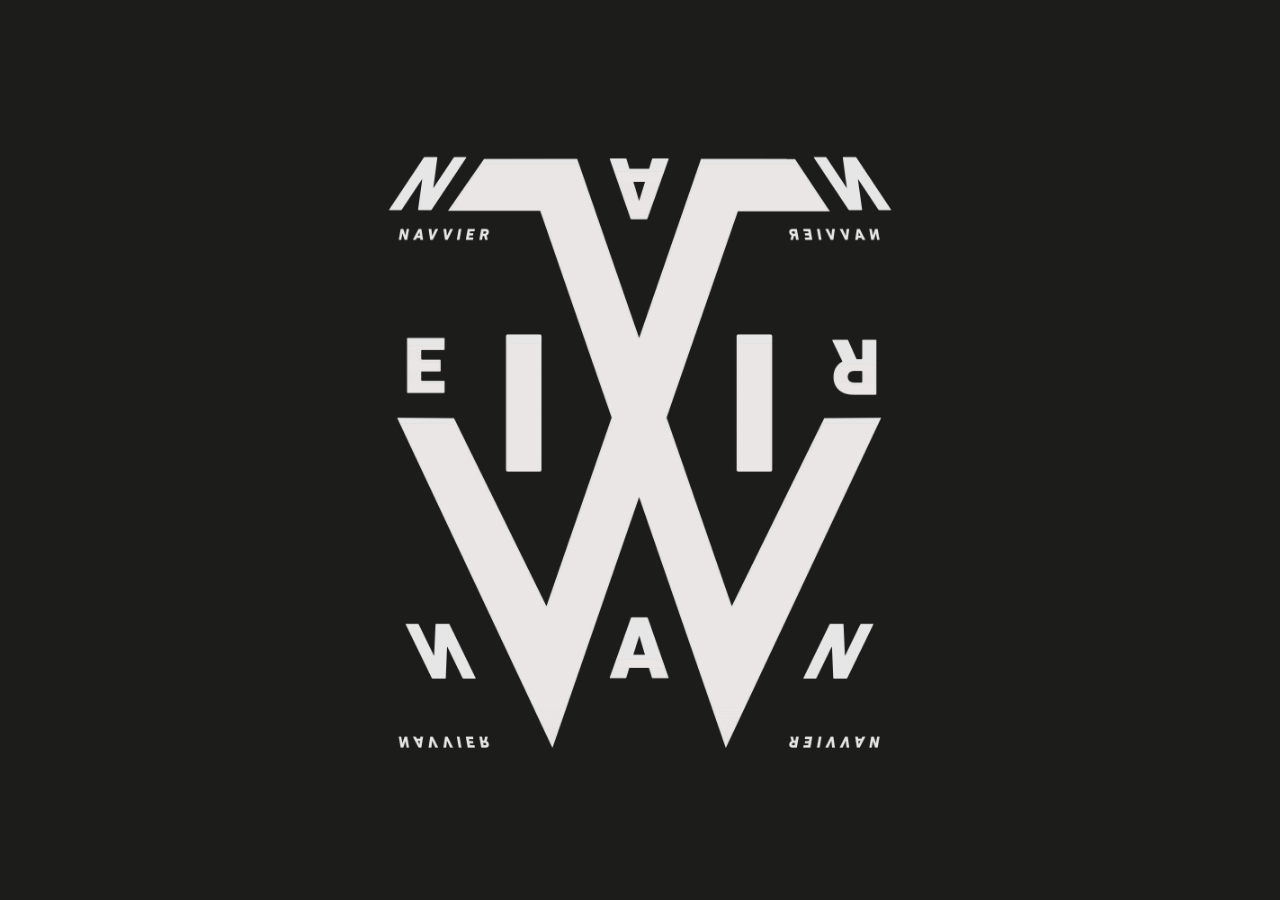
<file: index.html>
<!DOCTYPE html>
<html lang="en">
<head>
  <meta charset="UTF-8">
  <meta name="viewport" content="width=device-width, initial-scale=1.0">
  <meta http-equiv="X-UA-Compatible" content="ie=edge">
  <title>Navvier</title>
</head>
<style>
        * {
            margin: 0;
            padding: 0;
        }
        body {
            background-color: #1C1C1B;
        }
        #container {
            display: grid;
            height: 100%;
        }
        img {
            max-width: 100%;
            max-height: 100vh;
            margin: auto;
        }
    </style>
<body>
  <div id="container"><img src="img/logo-alphawhite.png"></div>
</body>
</html>
</file>
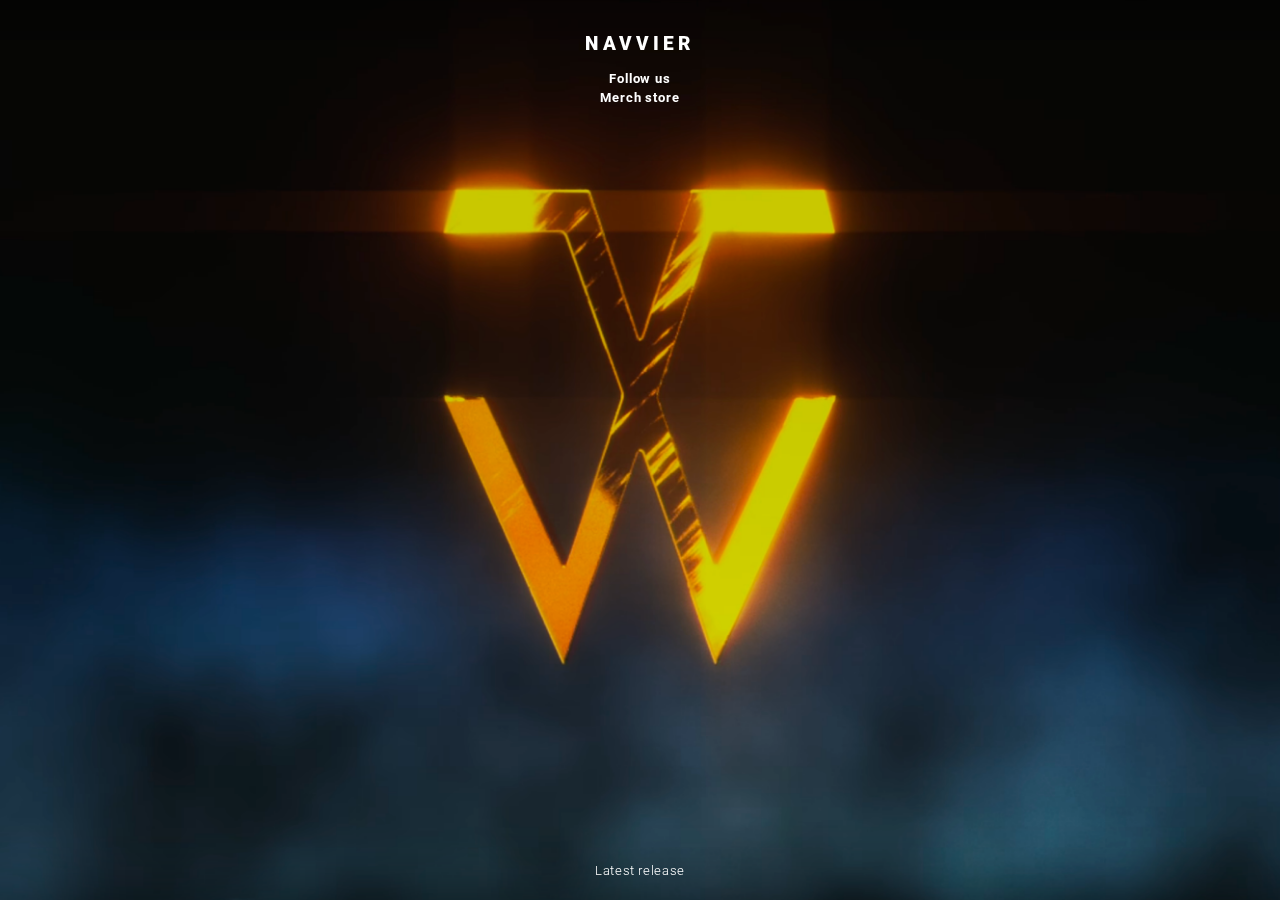
<file: new-website/index.html>
<!DOCTYPE html>
<html lang="en">
<head>
  <meta charset="UTF-8">
  <meta name="viewport" content="width=device-width, initial-scale=1.0">
  <meta http-equiv="X-UA-Compatible" content="ie=edge">
  <title>NAVVIER</title>
  <link href="https://fonts.googleapis.com/css?family=Roboto:300,700,900&display=swap" rel="stylesheet">
  <link href="style.css" rel="stylesheet">
</head>
<body>

  <div id="nav">
    <div class="nav-logo">
      <a href="https://navvier.com">NAVVIER</a>
    </div>
    <div class="nav-follow">
      <a href="#">Follow us</a>
    </div>
    <div class="nav-merch">
      <a href="https://navvier.bigcartel.com/ target="_blank">Merch store</a>
    </div>
    <div class="nav-more"></div>
  </div>

  <div id="homepage" class="container">
    <div class="latest-release-down">
      Latest release
    </div>
  </div>

  <div id="release" class="container"></div>
  <div id="shows" class="container"></div>

</body>
</html>
</file>
<file: new-website/style.css>
* {
  margin: 0;
  padding: 0;
  border: 0;
}

html {
  font-size: 62.5%;
}

body {
  background-color: #000;
  color: #fff;
  font-family: Roboto;
  font-size: 1.5rem;
  font-weight: 300;
  line-height: 130%;
  letter-spacing: 0em;
}

a {
  color: #fff;
  text-decoration: none;
}


/*
 *
  HEADER | Start
 *
 */
#nav {
  width: 100%;
  text-align: center;
  position: fixed;
  top: 3.4rem;
}

.nav-logo {
  margin-bottom: 1.1rem;
}

.nav-logo a {
  font-size: 1.9rem;
  font-weight: 900;
  letter-spacing: 0.22em;
}

.nav-follow,
.nav-merch {
  font-size: 1.3rem;
  font-weight: 700;
  letter-spacing: 0.07em;
}

.nav-follow {
  line-height: 23px;
}

.nav-merch {
  line-height: 120%;
}

/*
  HEADER | End
 */


 /*
  *
   FOOTER | Start
  *
  */
.latest-release-down {
  width: 100%;
  text-align: center;
  position: fixed;
  bottom: 2rem;
  font-size: 1.3rem;
  letter-spacing: 0.05em;
}

/*
  FOOTER | End
 */
#homepage {
  width: 100%;
  height: 100vh;
  background: url(img/navvier-background-home.png) center no-repeat;
  background-size: cover;
}

 /*
  *
   CONTAINER - HOME | Start
  *
  */

  /*
    CONTAINER - HOME | End
   */
</file>
